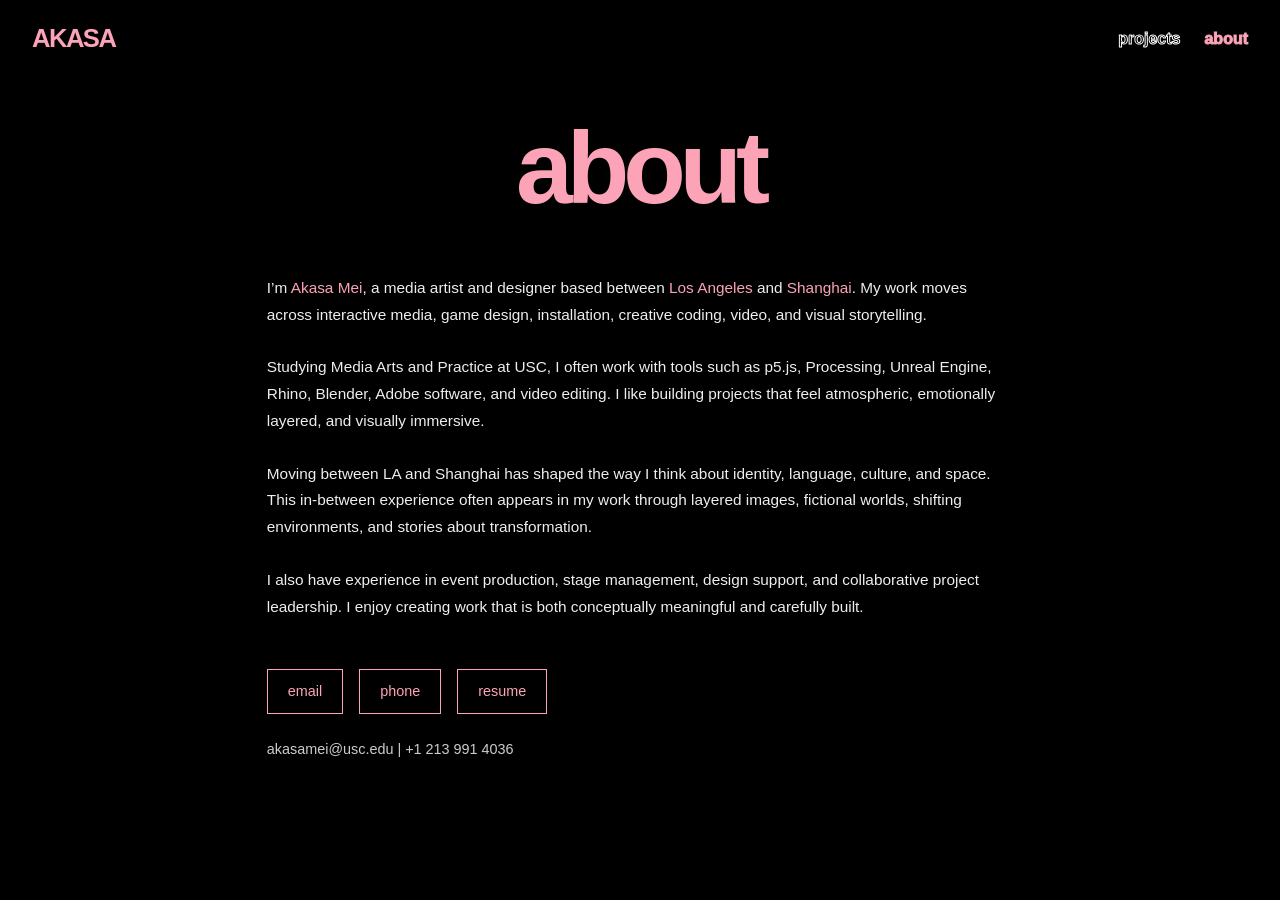
<file: about.html>
<!DOCTYPE html>
<html lang="en">
<head>
  <meta charset="UTF-8" />
  <meta name="viewport" content="width=device-width, initial-scale=1.0" />
  <title>About | Akasa</title>
  <link rel="stylesheet" href="styles.css" />
</head>
<body>
  <header class="topbar">
    <a class="logo-small" href="index.html">AKASA</a>
    <nav class="page-nav">
      <a href="projects.html">projects</a>
      <a href="about.html" class="active">about</a>
    </nav>
  </header>

  <main class="page about-simple-page">
    <h1 class="section-title">about</h1>

    <section class="about-simple">

      <p>
        I’m <span class="pink">Akasa Mei</span>, a media artist and designer based between
        <span class="pink">Los Angeles</span> and <span class="pink">Shanghai</span>.
        My work moves across interactive media, game design, installation, creative coding,
        video, and visual storytelling.
      </p>

      <p>
        Studying Media Arts and Practice at USC, I often work with tools such as p5.js,
        Processing, Unreal Engine, Rhino, Blender, Adobe software, and video editing.
        I like building projects that feel atmospheric, emotionally layered, and visually immersive.
      </p>

      <p>
        Moving between LA and Shanghai has shaped the way I think about identity, language,
        culture, and space. This in-between experience often appears in my work through
        layered images, fictional worlds, shifting environments, and stories about transformation.
      </p>

      <p>
        I also have experience in event production, stage management, design support,
        and collaborative project leadership. I enjoy creating work that is both conceptually
        meaningful and carefully built.
      </p>
    </section>

    <section class="contact-simple">
      <a href="mailto:akasamei@usc.edu">email</a>
      <a href="tel:+12139914036">phone</a>
      <a href="Akasa_Mei_Resume.pdf" target="_blank">resume</a>
    </section>

    <section class="contact-info-simple">
      <p>akasamei@usc.edu | +1 213 991 4036</p>
    </section>
  </main>
</body>
</html>
</file>
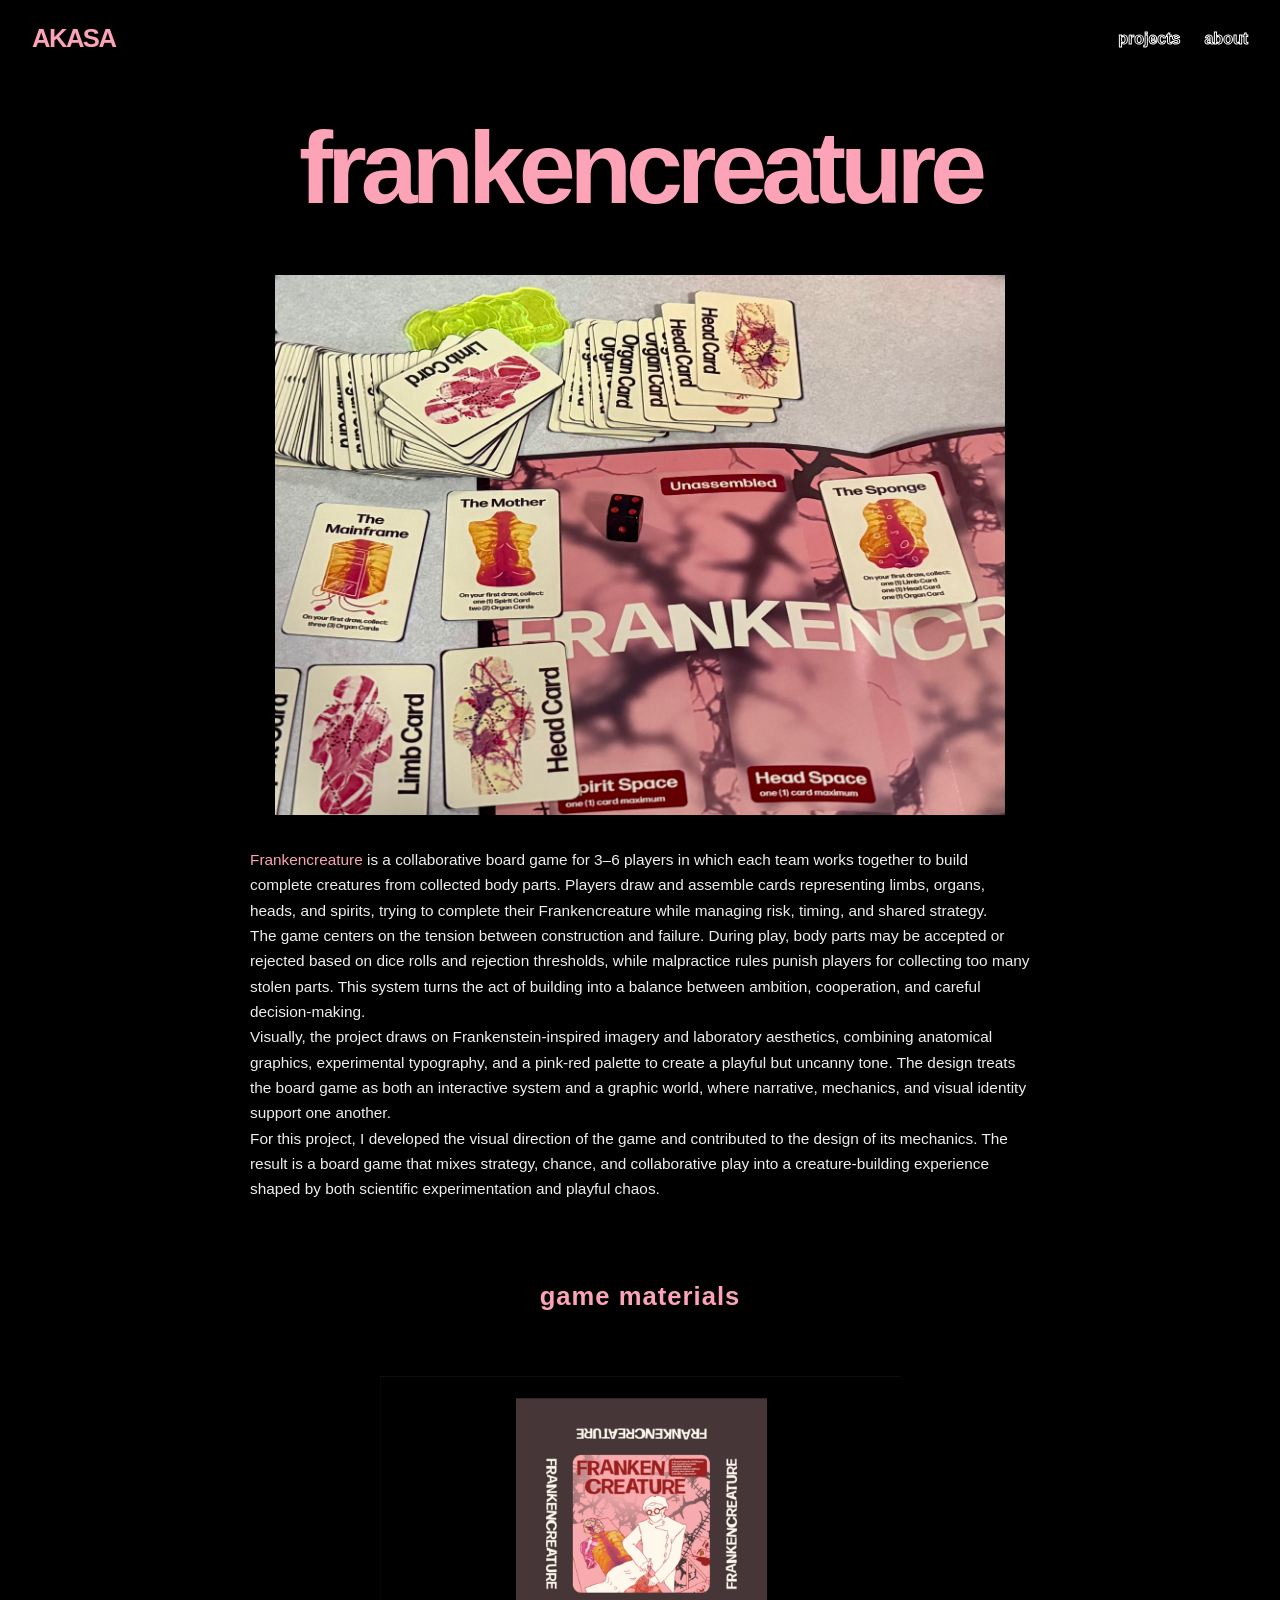
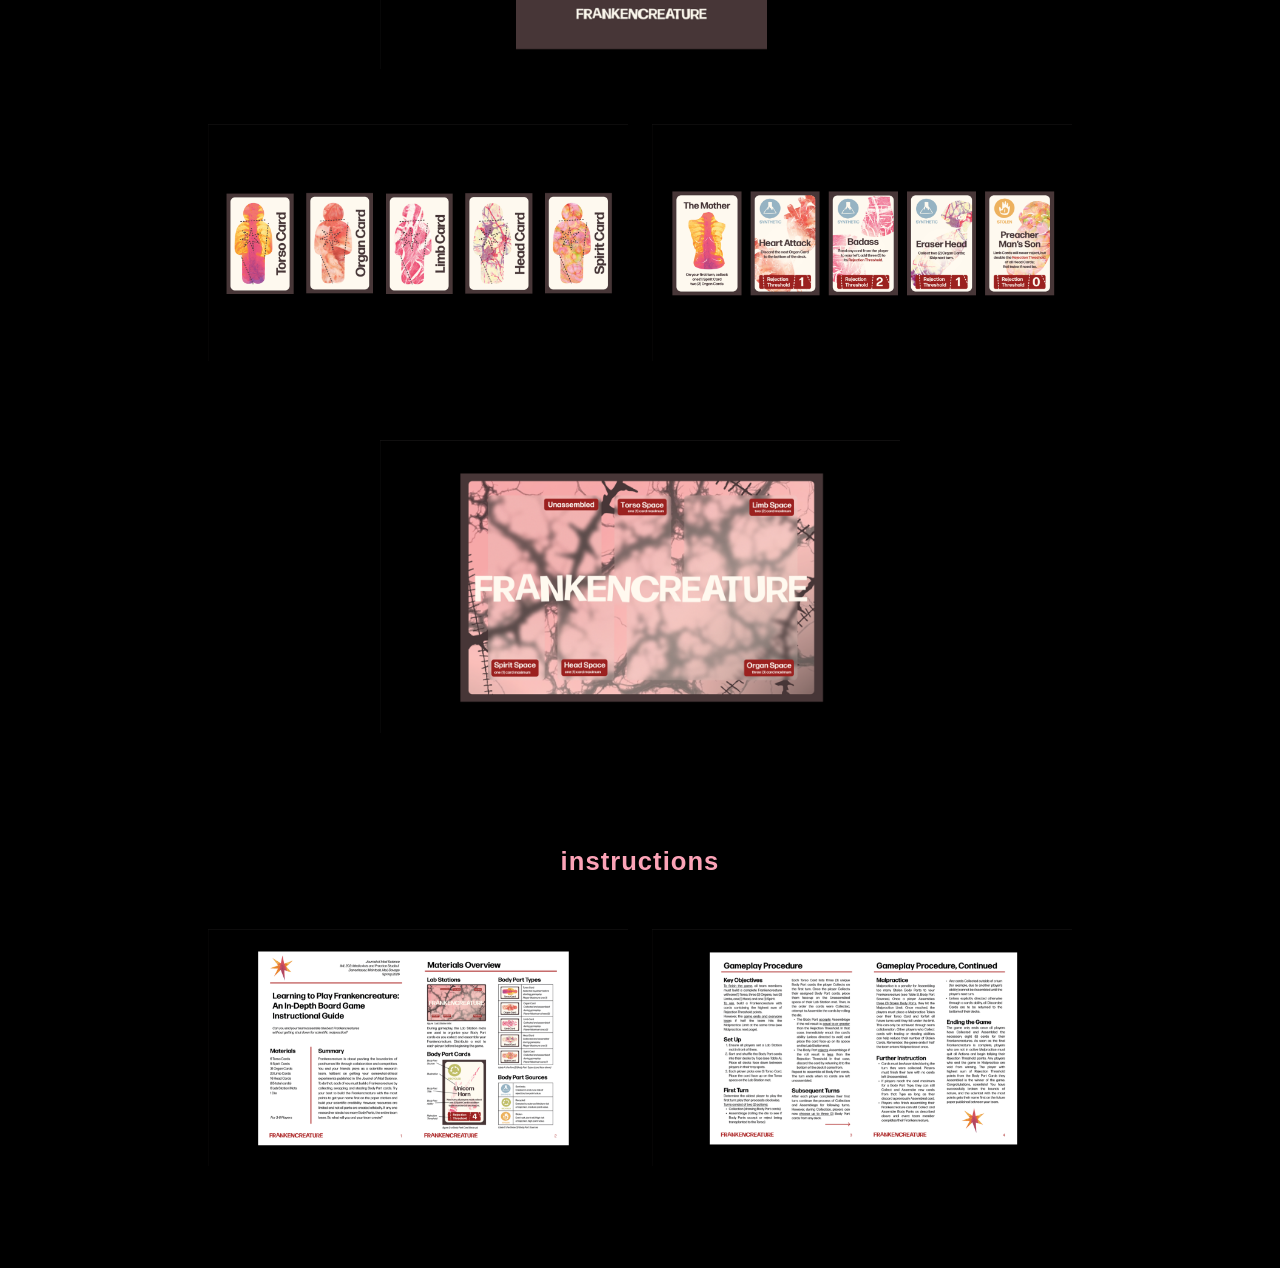
<file: project3.html>
<!DOCTYPE html>
<html lang="en">
<head>
  <meta charset="UTF-8" />
  <meta name="viewport" content="width=device-width, initial-scale=1.0" />
  <title>Frankencreature | Akasa</title>
  <link rel="stylesheet" href="styles.css" />
</head>
<body>
  <header class="topbar">
    <a class="logo-small" href="index.html">AKASA</a>
    <nav class="page-nav">
      <a href="projects.html">projects</a>
      <a href="about.html">about</a>
    </nav>
  </header>

  <main class="project-detail">
    <h1 class="section-title">frankencreature</h1>

    <div class="detail-image-wrap hero-media hero-media-large">
      <img src="frankencreature_cover.jpeg" alt="Frankencreature board game cover" />
    </div>

    <div class="text-box detail-text project-copy">
      <p>
        <span class="pink">Frankencreature</span> is a collaborative board game for 3–6 players in which each team works together to build complete creatures from collected body parts. Players draw and assemble cards representing limbs, organs, heads, and spirits, trying to complete their Frankencreature while managing risk, timing, and shared strategy.
      </p>

      <p>
        The game centers on the tension between construction and failure. During play, body parts may be accepted or rejected based on dice rolls and rejection thresholds, while malpractice rules punish players for collecting too many stolen parts. This system turns the act of building into a balance between ambition, cooperation, and careful decision-making.
      </p>

      <p>
        Visually, the project draws on Frankenstein-inspired imagery and laboratory aesthetics, combining anatomical graphics, experimental typography, and a pink-red palette to create a playful but uncanny tone. The design treats the board game as both an interactive system and a graphic world, where narrative, mechanics, and visual identity support one another.
      </p>

      <p>
        For this project, I developed the visual direction of the game and contributed to the design of its mechanics. The result is a board game that mixes strategy, chance, and collaborative play into a creature-building experience shaped by both scientific experimentation and playful chaos.
      </p>
    </div>

    <section class="project-media-section">
      <h2 class="project-subtitle">game materials</h2>
      <div class="gallery-item full-width">
          <img src="frankencreature1.jpg" alt="Frankencreature game mat" />
        </div>
      <div class="project-gallery two-column">
        <div class="gallery-item">
          <img src="frankencreature2.jpg" alt="Frankencreature card backs" />
        </div>

        <div class="gallery-item">
          <img src="frankencreature3.jpg" alt="Frankencreature card examples" />
        </div>

        <div class="gallery-item full-width">
          <img src="frankencreature4.jpg" alt="Frankencreature game mat" />
        </div>
      </div>
    </section>

    <section class="project-media-section">
      <h2 class="project-subtitle">instructions</h2>

      <div class="project-gallery two-column">
        <div class="gallery-item">
          <img src="frankencreature5.jpg" alt="Frankencreature instruction spread one" />
        </div>

        <div class="gallery-item">
          <img src="frankencreature6.jpg" alt="Frankencreature instruction spread two" />
        </div>
      </div>
    </section>
  </main>
</body>
</html>
</file>
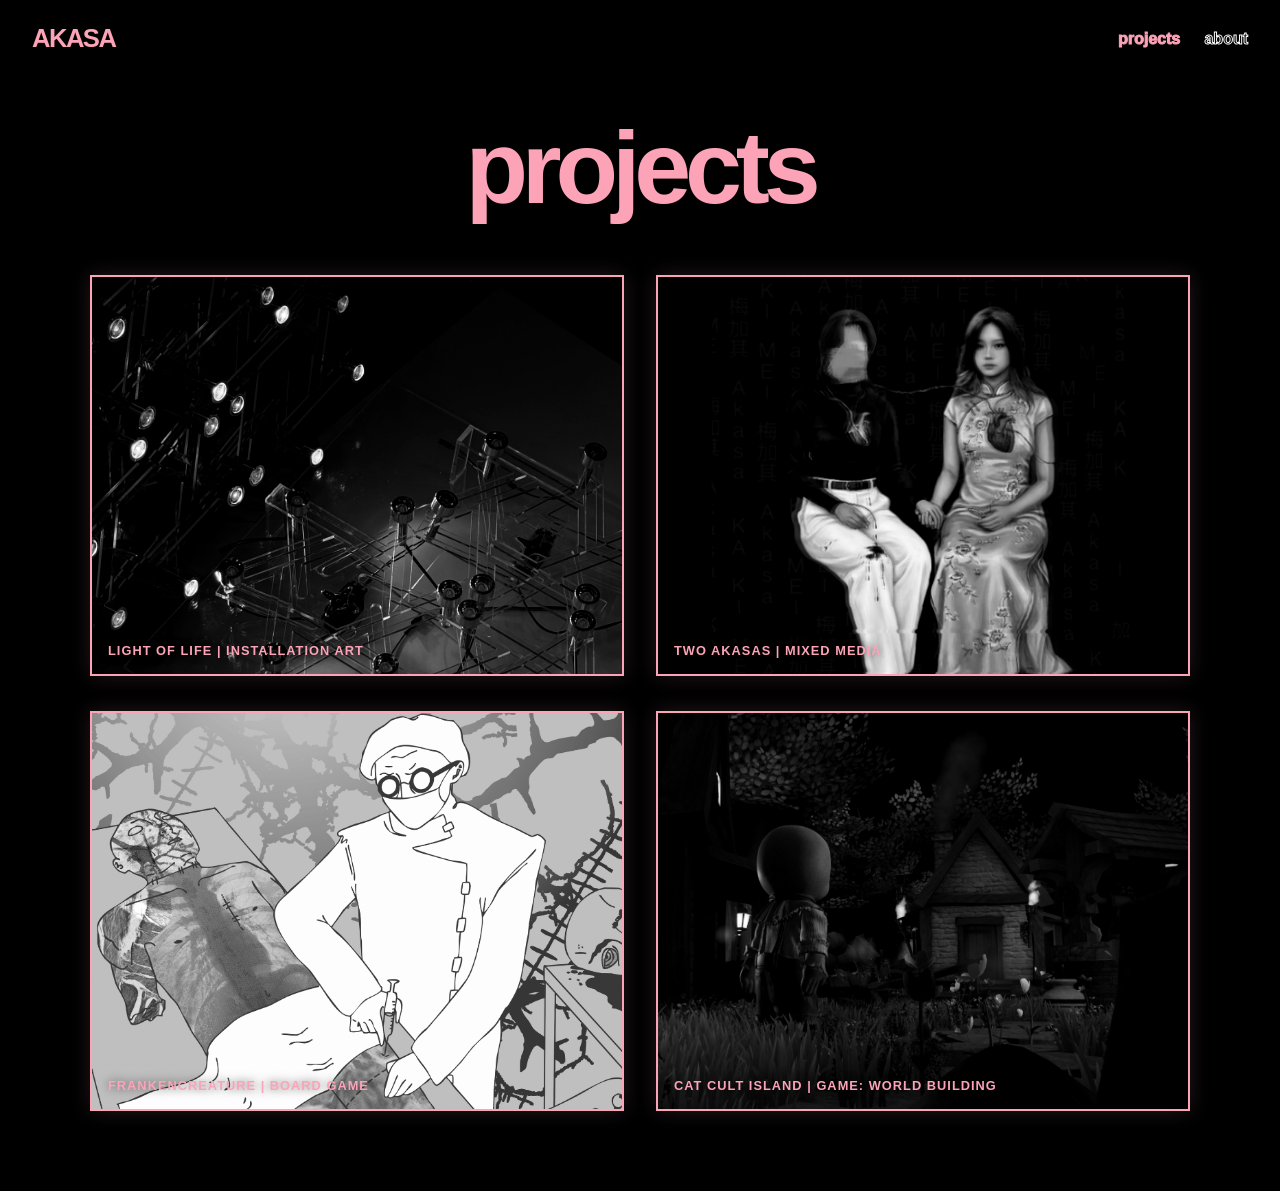
<file: projects.html>
<!DOCTYPE html>
<html lang="en">
<head>
  <meta charset="UTF-8" />
  <meta name="viewport" content="width=device-width, initial-scale=1.0" />
  <title>Projects | Akasa</title>
  <link rel="stylesheet" href="styles.css" />
</head>
<body>
  <header class="topbar">
    <a class="logo-small" href="index.html">AKASA</a>
    <nav class="page-nav">
      <a href="projects.html" class="active">projects</a>
      <a href="about.html">about</a>
    </nav>
  </header>

  <main class="page page-projects page-projects-stacked">
    <h1 class="section-title">projects</h1>

    <div class="project-stack-grid">
      <a class="project-card stack-card" href="project1.html">
        <img src="1proj.jpg" alt="Project 1" />
        <div class="project-label">light of life | installation art</div>
      </a>

      <a class="project-card stack-card" href="project2.html">
        <img src="2proj.jpg" alt="Project 2" />
        <div class="project-label">two akasas | mixed media</div>
      </a>

      <a class="project-card stack-card" href="project3.html">
        <img src="3proj.jpg" alt="Project 3" />
        <div class="project-label">frankencreature | board game</div>
      </a>

      <a class="project-card stack-card" href="project4.html">
        <img src="4proj.jpg" alt="Project 4" />
        <div class="project-label">cat cult island | game: world building</div>
      </a>
    </div>
  </main>
</body>
</html>
</file>
<file: styles.css>
* {
  margin: 0;
  padding: 0;
  box-sizing: border-box;
}

:root {
  --pink: #FCA3B7;
  --black: #000;
  --white: #fff;
  --soft-white: #f2f2f2;
}

html {
  scroll-behavior: smooth;
}

body {
  font-family: Arial, Helvetica, sans-serif;
  background: var(--black);
  color: var(--white);
  overflow-x: hidden;
}

a {
  color: inherit;
  text-decoration: none;
}

/* HOME */
.home-page {
  height: 100vh;
  overflow: hidden;
}

.hero {
  width: 100vw;
  height: 100vh;
  background: #000;
  position: relative;
  display: flex;
  align-items: center;
  justify-content: center;
  overflow: hidden;
}

.hero-glow {
  position: absolute;
  inset: 0;
  background:
    radial-gradient(circle at 20% 30%, rgba(252, 163, 183, 0.18), transparent 28%),
    radial-gradient(circle at 80% 70%, rgba(255, 255, 255, 0.08), transparent 30%);
  opacity: 0.75;
  animation: softPulse 5s ease-in-out infinite alternate;
}

@keyframes softPulse {
  from {
    opacity: 0.35;
    transform: scale(1);
  }
  to {
    opacity: 0.8;
    transform: scale(1.05);
  }
}

.name-wrap {
  position: relative;
  z-index: 3;
  cursor: pointer;
  text-align: center;
}

.name {
  font-size: clamp(5rem, 19vw, 18rem);
  font-weight: 900;
  letter-spacing: -0.08em;
  line-height: 0.8;
  color: transparent;
  -webkit-text-stroke: 2px var(--pink);
  background-image: url("titleimage.jpg");
  background-size: cover;
  background-position: center;
  -webkit-background-clip: text;
  background-clip: text;
  filter: drop-shadow(0 0 22px rgba(252, 163, 183, 0.35));
  animation: nameFloat 3.5s ease-in-out infinite alternate;
  transition: transform 0.5s ease, filter 0.5s ease, letter-spacing 0.5s ease;
}

.name:hover {
  transform: scale(1.03) rotate(-1deg);
  letter-spacing: -0.05em;
  filter: drop-shadow(0 0 35px rgba(252, 163, 183, 0.75));
}

@keyframes nameFloat {
  from {
    transform: translateY(-8px);
  }
  to {
    transform: translateY(8px);
  }
}

.click-note {
  color: var(--pink);
  margin-top: 2rem;
  font-size: 0.9rem;
  letter-spacing: 0.25em;
  text-transform: uppercase;
  opacity: 0.85;
}

/* SIDE MENU */
.side-menu {
  position: fixed;
  top: 50%;
  right: 3rem;
  transform: translateY(-50%) translateX(140%);
  z-index: 10;
  display: flex;
  flex-direction: column;
  gap: 1.2rem;
  transition: transform 0.7s cubic-bezier(0.22, 1, 0.36, 1);
}

.side-menu.open {
  transform: translateY(-50%) translateX(0);
}

.side-menu a {
  font-size: clamp(1rem, 2vw, 1.8rem);
  font-weight: 800;
  text-transform: lowercase;
  color: transparent;
  -webkit-text-stroke: 1px var(--white);
  transition: color 0.3s ease, -webkit-text-stroke 0.3s ease, transform 0.3s ease;
}

.side-menu a:hover {
  color: var(--pink);
  -webkit-text-stroke: 1px var(--pink);
  transform: translateX(-16px);
}

/* TOPBAR */
.topbar {
  width: 100%;
  padding: 1.5rem 2rem;
  display: flex;
  justify-content: space-between;
  align-items: center;
  position: relative;
  z-index: 3;
}

.logo-small {
  font-size: 1.6rem;
  font-weight: 900;
  letter-spacing: -0.06em;
  color: var(--pink);
}

.page-nav {
  display: flex;
  gap: 1.5rem;
  flex-wrap: wrap;
}

.page-nav a {
  text-transform: lowercase;
  color: transparent;
  -webkit-text-stroke: 1px var(--white);
  font-weight: 700;
  transition: 0.3s ease;
}

.page-nav a:hover,
.page-nav a.active {
  color: var(--pink);
  -webkit-text-stroke: 1px var(--pink);
}

/* GENERAL PAGE */
.page {
  min-height: calc(100vh - 90px);
  padding: 2rem 6vw 5rem;
}

.centered-page {
  display: flex;
  flex-direction: column;
  justify-content: center;
}

.section-title {
  text-align: center;
  font-size: clamp(3rem, 8vw, 8rem);
  text-transform: lowercase;
  color: var(--pink);
  letter-spacing: -0.06em;
  margin-bottom: 3rem;
  animation: fadeUp 1s ease both;
}

@keyframes fadeUp {
  from {
    opacity: 0;
    transform: translateY(30px);
  }
  to {
    opacity: 1;
    transform: translateY(0);
  }
}

.text-box {
  max-width: 780px;
  margin: 0 auto;
  padding: 0;
  border: none;
  box-shadow: none;
  background: transparent;
}

.text-box p {
  font-size: clamp(0.9rem, 1.2vw, 1rem);
  line-height: 1.65;
  color: #eee;
}

.pink {
  color: var(--pink);
}

/* PROJECTS PAGE */
.page-projects {
  overflow: hidden;
}
/* PROJECTS PAGE */
.page-projects {
  padding: 2rem 6vw 5rem;
}

.page-projects-stacked {
  overflow: visible;
}

.project-stack-grid {
  width: min(100%, 1100px);
  margin: 0 auto;
  display: grid;
  grid-template-columns: repeat(2, minmax(260px, 1fr));
  gap: 2.2rem 2rem;
  align-items: start;
}

.stack-card {
  position: relative;
  width: 100%;
  aspect-ratio: 4 / 3;
  border: 2px solid var(--pink);
  background: #111;
  overflow: hidden;
  box-shadow: 0 0 20px rgba(252, 163, 183, 0.14);
  transition: box-shadow 0.35s ease, transform 0.35s ease;
}

.stack-card img {
  width: 100%;
  height: 100%;
  object-fit: cover;
  display: block;
  filter: grayscale(100%) contrast(1.05);
  transition: filter 0.35s ease, transform 0.35s ease;
}

.stack-card:hover img {
  filter: grayscale(0%) contrast(1);
}

.stack-card:hover {
  transform: translateY(-4px);
  box-shadow: 0 0 26px rgba(252, 163, 183, 0.22);
}

.project-label {
  position: absolute;
  left: 1rem;
  bottom: 1rem;
  width: auto;
  padding: 0;
  background: transparent;
  border: none;
  color: var(--pink);
  font-weight: 700;
  letter-spacing: 0.08em;
  text-transform: uppercase;
  font-size: 0.8rem;
  text-shadow: 0 0 10px rgba(0, 0, 0, 0.6);
}

/* PROJECT DETAIL */
.project-detail {
  padding: 2rem 6vw 5rem;
}

.detail-image-wrap {
  width: 100%;
  display: flex;
  justify-content: center;
  margin: 0 auto 2rem;
}

.detail-image-wrap img,
.detail-image-wrap video {
  width: 100%;
  height: 100%;
  object-fit: contain;
  display: block;
}

/* fixed placement for main image/video */
.hero-media {
  width: 520px;
  height: 360px;
  margin: 0 auto 2rem;
}

.hero-media-large {
  width: 783px;
  height: 540px;
}
.video-small {
  width: 420px;
  height: 260px;
  margin: 0 auto 2rem;
}

/* gallery layout */
.project-media-section,
.project-process-section {
  width: min(100%, 1100px);
  margin: 0 auto;
}
.project-subtitle {
  text-align: center;
  font-size: clamp(1.2rem, 2vw, 2rem);
  text-transform: lowercase;
  color: var(--pink);
  margin-bottom: 2rem;
  letter-spacing: 0.04em;
}
.project-media-section,
.project-process-section {
  margin: 5rem auto 0;
}

.project-gallery {
  display: grid;
  gap: 1.5rem;
  justify-items: center;
}

.project-gallery.two-column {
  grid-template-columns: repeat(2, minmax(280px, 420px));
  justify-content: center;
}

.gallery-item {
  width: 100%;
  height: 280px;
  overflow: hidden;
  display: flex;
  align-items: center;
  justify-content: center;
}

.gallery-item img,
.gallery-item video {
  width: 100%;
  height: 100%;
  object-fit: contain;
  display: block;
}

.full-width {
  grid-column: 1 / -1;
  width: 520px;
  height: 360px;
  margin: 0 auto;
}

.video-item {
  width: 420px;
  height: 260px;
  background: #000;
}
.project2-video {
  width: 500px;
  margin: 0 auto 2rem;
}

.project2-video video {
  width: 100%;
  height: auto;
  display: block;
}

/* SIMPLE ABOUT PAGE */
.about-simple-page {
  width: min(100%, 900px);
  margin: 0 auto;
}

.about-simple {
  max-width: 760px;
  margin: 0 auto;
}

.about-tag {
  color: var(--pink);
  text-transform: uppercase;
  letter-spacing: 0.16em;
  font-size: 0.75rem;
  margin-bottom: 2rem;
}

.about-simple p {
  font-size: clamp(0.95rem, 1.2vw, 1.08rem);
  line-height: 1.75;
  color: #eeeeee;
  margin-bottom: 1.6rem;
}

/* SIMPLE CONTACT BUTTONS */
.contact-simple {
  max-width: 760px;
  margin: 3rem auto 1.5rem;
  display: flex;
  gap: 1rem;
  flex-wrap: wrap;
}

.contact-simple a {
  border: 1px solid var(--pink);
  color: var(--pink);
  background: transparent;
  padding: 0.85rem 1.25rem;
  text-transform: lowercase;
  font-size: 0.9rem;
  transition: background 0.25s ease, color 0.25s ease;
}

.contact-simple a:hover {
  background: var(--pink);
  color: var(--black);
}

.contact-info-simple {
  max-width: 760px;
  margin: 0 auto;
}

.contact-info-simple p {
  color: #cccccc;
  font-size: 0.9rem;
  line-height: 1.6;
}

/* MOBILE */
@media (max-width: 760px) {
  .about-simple-page {
    padding: 2rem 1.2rem 4rem;
  }

  .contact-simple {
    flex-direction: column;
  }

  .contact-simple a {
    width: 100%;
    text-align: center;
  }
}
</file>
